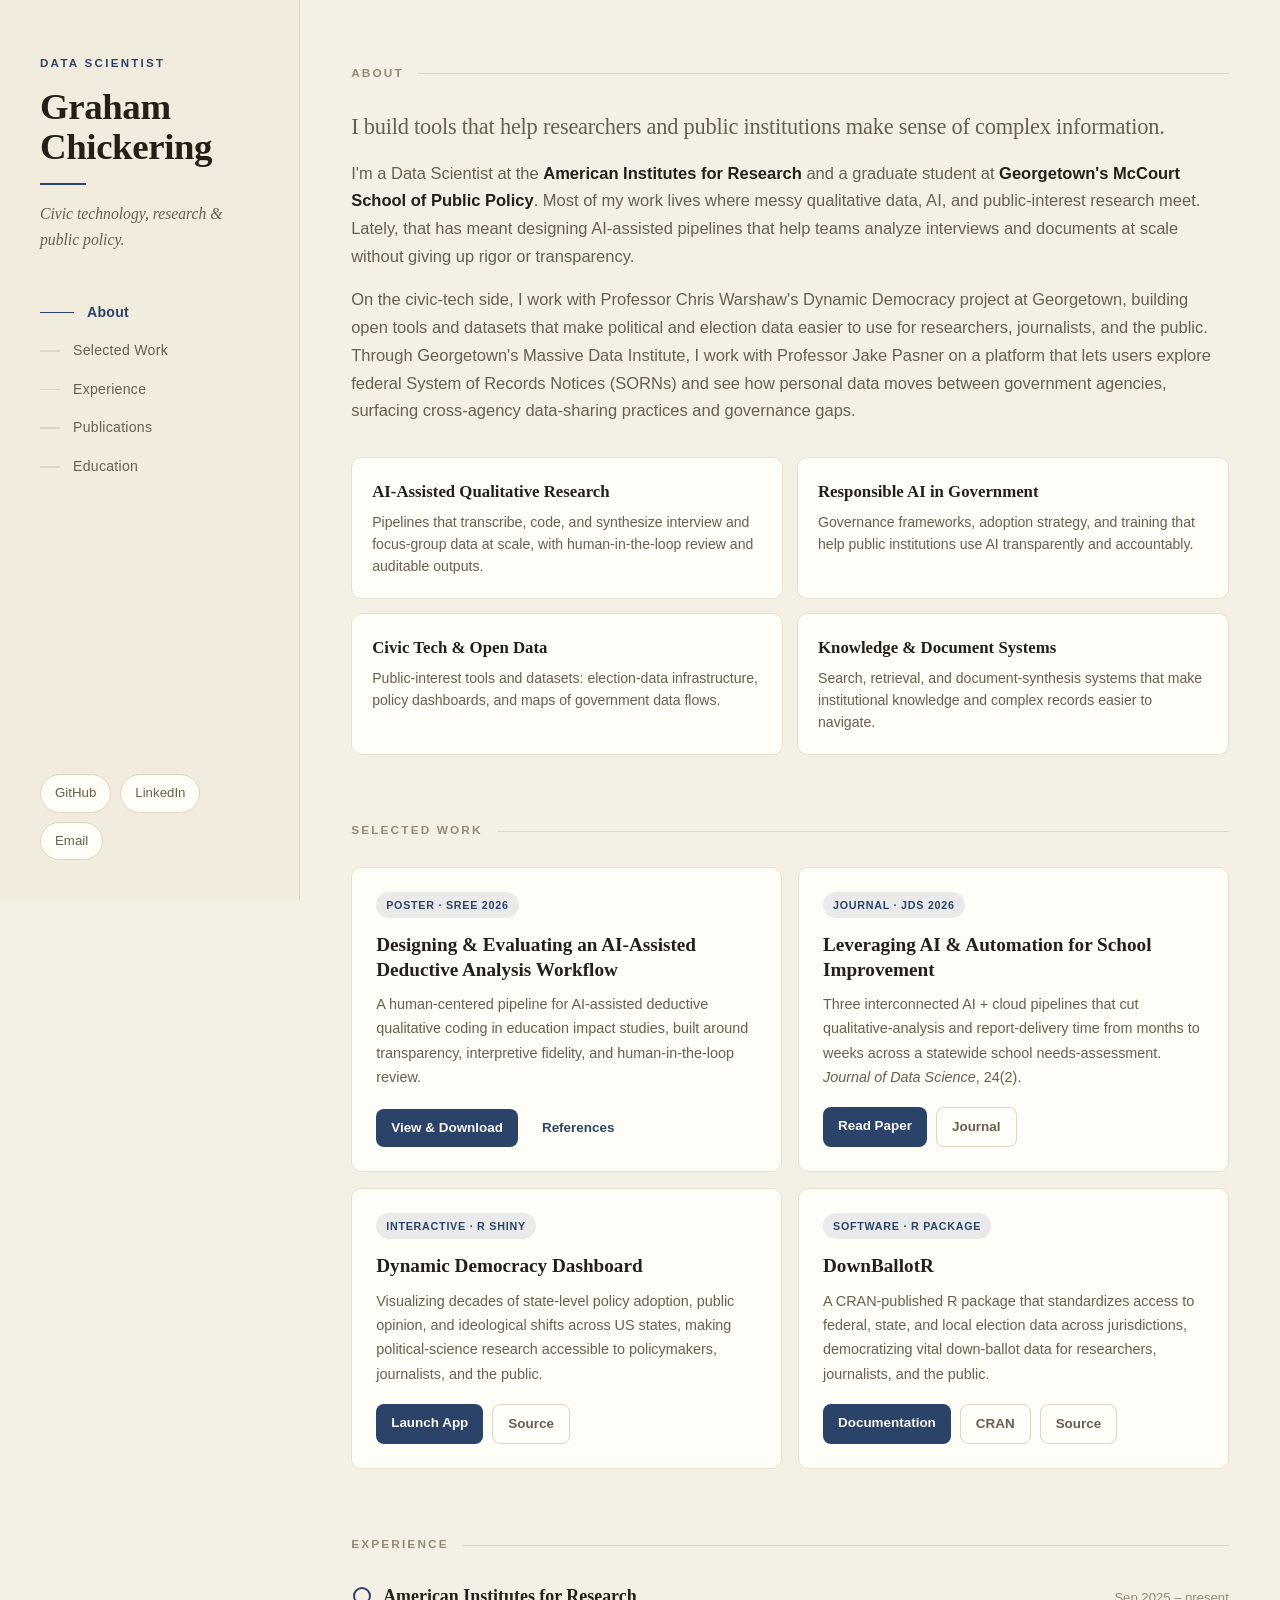
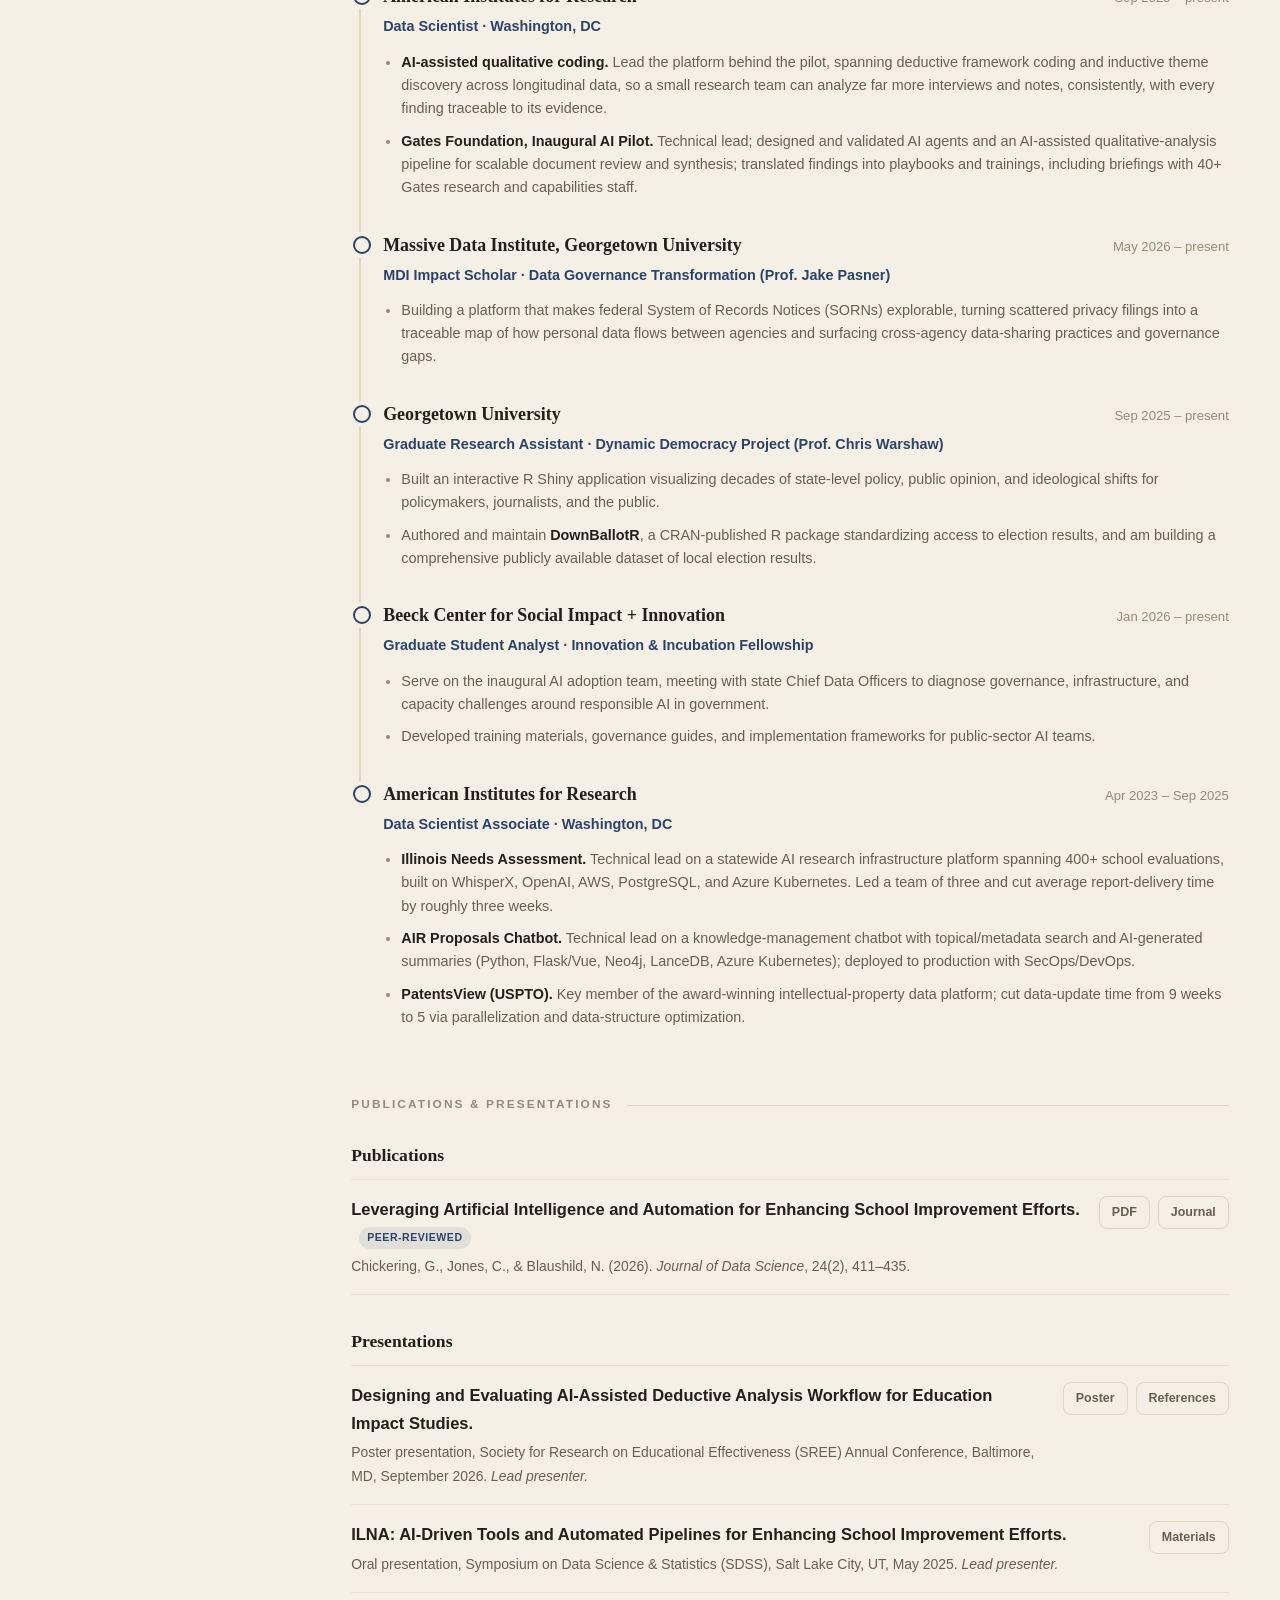
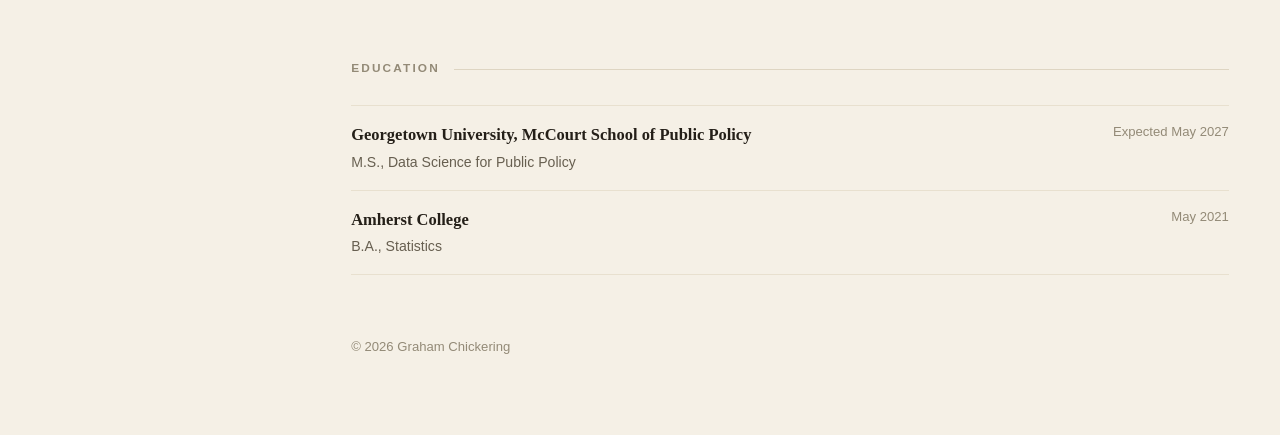
<file: index.html>
<!DOCTYPE html>
<html lang="en">
<head>
  <meta charset="utf-8">
  <meta name="viewport" content="width=device-width, initial-scale=1">
  <title>Graham Chickering</title>
  <meta name="description" content="Graham Chickering, Data Scientist working at the intersection of civic technology, research, and public policy.">
  <link rel="stylesheet" href="styles.css?v=5">
  <link rel="icon" href="data:image/svg+xml,<svg xmlns='http://www.w3.org/2000/svg' viewBox='0 0 100 100'><text y='.9em' font-size='90'>📊</text></svg>">
</head>
<body>

  <!-- =============== SIDEBAR =============== -->
  <aside class="sidebar">
    <div class="brand">
      <p class="eyebrow">Data Scientist</p>
      <h1>Graham<br>Chickering</h1>
      <p class="tagline">Civic technology, research &amp; public policy.</p>
    </div>

    <nav class="side-nav">
      <a href="#about"><span class="bar"></span>About</a>
      <a href="#work"><span class="bar"></span>Selected Work</a>
      <a href="#experience"><span class="bar"></span>Experience</a>
      <a href="#publications"><span class="bar"></span>Publications</a>
      <a href="#education"><span class="bar"></span>Education</a>
    </nav>

    <div class="contacts">
      <a href="https://github.com/gchickering21" target="_blank" rel="noopener">GitHub</a>
      <a href="https://www.linkedin.com/in/graham-chickering-8012ba193/" target="_blank" rel="noopener">LinkedIn</a>
      <a href="mailto:grahamchickering@gmail.com">Email</a>
    </div>
  </aside>

  <!-- =============== MAIN =============== -->
  <main>
    <div class="inner">

      <!-- ABOUT -->
      <section id="about" class="about">
        <h2 class="section-title">About</h2>
        <p class="lead">I build tools that help researchers and public institutions make sense of complex information.</p>
        <p>I'm a Data Scientist at the <strong>American Institutes for Research</strong> and a graduate student at <strong>Georgetown's McCourt School of Public Policy</strong>. Most of my work lives where messy qualitative data, AI, and public-interest research meet. Lately, that has meant designing AI-assisted pipelines that help teams analyze interviews and documents at scale without giving up rigor or transparency.</p>
        <p>On the civic-tech side, I work with Professor Chris Warshaw's Dynamic Democracy project at Georgetown, building open tools and datasets that make political and election data easier to use for researchers, journalists, and the public. Through Georgetown's Massive Data Institute, I work with Professor Jake Pasner on a platform that lets users explore federal System of Records Notices (SORNs) and see how personal data moves between government agencies, surfacing cross-agency data-sharing practices and governance gaps.</p>

        <div class="focus-grid">
          <div class="focus-item">
            <h3>AI-Assisted Qualitative Research</h3>
            <p>Pipelines that transcribe, code, and synthesize interview and focus-group data at scale, with human-in-the-loop review and auditable outputs.</p>
          </div>
          <div class="focus-item">
            <h3>Responsible AI in Government</h3>
            <p>Governance frameworks, adoption strategy, and training that help public institutions use AI transparently and accountably.</p>
          </div>
          <div class="focus-item">
            <h3>Civic Tech &amp; Open Data</h3>
            <p>Public-interest tools and datasets: election-data infrastructure, policy dashboards, and maps of government data flows.</p>
          </div>
          <div class="focus-item">
            <h3>Knowledge &amp; Document Systems</h3>
            <p>Search, retrieval, and document-synthesis systems that make institutional knowledge and complex records easier to navigate.</p>
          </div>
        </div>
      </section>

      <!-- SELECTED WORK -->
      <section id="work">
        <h2 class="section-title">Selected Work</h2>
        <div class="grid">

          <article class="card">
            <span class="badge">Poster · SREE 2026</span>
            <h3>Designing &amp; Evaluating an AI-Assisted Deductive Analysis Workflow</h3>
            <p>A human-centered pipeline for AI-assisted deductive qualitative coding in education impact studies, built around transparency, interpretive fidelity, and human-in-the-loop review.</p>
            <div class="actions">
              <a class="primary" href="sree.html">View &amp; Download</a>
              <a href="refs.html">References</a>
            </div>
          </article>

          <article class="card">
            <span class="badge">Journal · JDS 2026</span>
            <h3>Leveraging AI &amp; Automation for School Improvement</h3>
            <p>Three interconnected AI + cloud pipelines that cut qualitative-analysis and report-delivery time from months to weeks across a statewide school needs-assessment. <em>Journal of Data Science</em>, 24(2).</p>
            <div class="actions">
              <a class="primary" href="paper.html">Read Paper</a>
              <a class="ghost" href="https://jds-online.org/journal/JDS/article/1464/info" target="_blank" rel="noopener">Journal</a>
            </div>
          </article>

          <article class="card">
            <span class="badge">Interactive · R Shiny</span>
            <h3>Dynamic Democracy Dashboard</h3>
            <p>Visualizing decades of state-level policy adoption, public opinion, and ideological shifts across US states, making political-science research accessible to policymakers, journalists, and the public.</p>
            <div class="actions">
              <a class="primary" href="https://dynamicdemocracy.shinyapps.io/ShinyApp/" target="_blank" rel="noopener">Launch App</a>
              <a class="ghost" href="https://github.com/gchickering21/Dynamic_Democracy_ShinyApp" target="_blank" rel="noopener">Source</a>
            </div>
          </article>

          <article class="card">
            <span class="badge">Software · R package</span>
            <h3>DownBallotR</h3>
            <p>A CRAN-published R package that standardizes access to federal, state, and local election data across jurisdictions, democratizing vital down-ballot data for researchers, journalists, and the public.</p>
            <div class="actions">
              <a class="primary" href="https://gchickering21.github.io/DownBallotR/" target="_blank" rel="noopener">Documentation</a>
              <a class="ghost" href="https://cloud.r-project.org/web/packages/DownBallotR/index.html" target="_blank" rel="noopener">CRAN</a>
              <a class="ghost" href="https://github.com/gchickering21/DownBallotR" target="_blank" rel="noopener">Source</a>
            </div>
          </article>

        </div>
      </section>

      <!-- EXPERIENCE -->
      <section id="experience">
        <h2 class="section-title">Experience</h2>
        <div class="timeline">

          <div class="xp-item">
            <div class="xp-head">
              <span class="org">American Institutes for Research</span>
              <span class="dates">Sep 2025 – present</span>
            </div>
            <p class="xp-role">Data Scientist · Washington, DC</p>
            <ul>
              <li><span class="proj">AI-assisted qualitative coding.</span> Lead the platform behind the pilot, spanning deductive framework coding and inductive theme discovery across longitudinal data, so a small research team can analyze far more interviews and notes, consistently, with every finding traceable to its evidence.</li>
              <li><span class="proj">Gates Foundation, Inaugural AI Pilot.</span> Technical lead; designed and validated AI agents and an AI-assisted qualitative-analysis pipeline for scalable document review and synthesis; translated findings into playbooks and trainings, including briefings with 40+ Gates research and capabilities staff.</li>
            </ul>
          </div>

          <div class="xp-item">
            <div class="xp-head">
              <span class="org">Massive Data Institute, Georgetown University</span>
              <span class="dates">May 2026 – present</span>
            </div>
            <p class="xp-role">MDI Impact Scholar · <a href="https://mdi.georgetown.edu/dgt/" target="_blank" rel="noopener">Data Governance Transformation</a> (Prof. Jake Pasner)</p>
            <ul>
              <li>Building a platform that makes federal System of Records Notices (SORNs) explorable, turning scattered privacy filings into a traceable map of how personal data flows between agencies and surfacing cross-agency data-sharing practices and governance gaps.</li>
            </ul>
          </div>

          <div class="xp-item">
            <div class="xp-head">
              <span class="org">Georgetown University</span>
              <span class="dates">Sep 2025 – present</span>
            </div>
            <p class="xp-role">Graduate Research Assistant · Dynamic Democracy Project (Prof. Chris Warshaw)</p>
            <ul>
              <li>Built an interactive R Shiny application visualizing decades of state-level policy, public opinion, and ideological shifts for policymakers, journalists, and the public.</li>
              <li>Authored and maintain <span class="proj">DownBallotR</span>, a CRAN-published R package standardizing access to election results, and am building a comprehensive publicly available dataset of local election results.</li>
            </ul>
          </div>

          <div class="xp-item">
            <div class="xp-head">
              <span class="org">Beeck Center for Social Impact + Innovation</span>
              <span class="dates">Jan 2026 – present</span>
            </div>
            <p class="xp-role">Graduate Student Analyst · <a href="https://beeckcenter.georgetown.edu/projects/innovation-incubation-fellowship/" target="_blank" rel="noopener">Innovation &amp; Incubation Fellowship</a></p>
            <ul>
              <li>Serve on the inaugural AI adoption team, meeting with state Chief Data Officers to diagnose governance, infrastructure, and capacity challenges around responsible AI in government.</li>
              <li>Developed training materials, governance guides, and implementation frameworks for public-sector AI teams.</li>
            </ul>
          </div>

          <div class="xp-item">
            <div class="xp-head">
              <span class="org">American Institutes for Research</span>
              <span class="dates">Apr 2023 – Sep 2025</span>
            </div>
            <p class="xp-role">Data Scientist Associate · Washington, DC</p>
            <ul>
              <li><span class="proj">Illinois Needs Assessment.</span> Technical lead on a statewide AI research infrastructure platform spanning 400+ school evaluations, built on WhisperX, OpenAI, AWS, PostgreSQL, and Azure Kubernetes. Led a team of three and cut average report-delivery time by roughly three weeks.</li>
              <li><span class="proj">AIR Proposals Chatbot.</span> Technical lead on a knowledge-management chatbot with topical/metadata search and AI-generated summaries (Python, Flask/Vue, Neo4j, LanceDB, Azure Kubernetes); deployed to production with SecOps/DevOps.</li>
              <li><span class="proj">PatentsView (USPTO).</span> Key member of the award-winning intellectual-property data platform; cut data-update time from 9 weeks to 5 via parallelization and data-structure optimization.</li>
            </ul>
          </div>

        </div>
      </section>

      <!-- PUBLICATIONS -->
      <section id="publications">
        <h2 class="section-title">Publications &amp; Presentations</h2>

        <div class="pub-group">
          <h3>Publications</h3>

          <div class="pub">
            <div class="cite">
              <p class="cite"><span class="title">Leveraging Artificial Intelligence and Automation for Enhancing School Improvement Efforts.</span><span class="status">Peer-reviewed</span></p>
              <p class="venue">Chickering, G., Jones, C., &amp; Blaushild, N. (2026). <em>Journal of Data Science</em>, 24(2), 411–435.</p>
            </div>
            <div class="pub-links">
              <a href="paper.html">PDF</a>
              <a href="https://jds-online.org/journal/JDS/article/1464/info" target="_blank" rel="noopener">Journal</a>
            </div>
          </div>
        </div>

        <div class="pub-group">
          <h3>Presentations</h3>

          <div class="pub">
            <div class="cite">
              <p class="cite"><span class="title">Designing and Evaluating AI-Assisted Deductive Analysis Workflow for Education Impact Studies.</span></p>
              <p class="venue">Poster presentation, Society for Research on Educational Effectiveness (SREE) Annual Conference, Baltimore, MD, September 2026. <em>Lead presenter.</em></p>
            </div>
            <div class="pub-links">
              <a href="sree.html">Poster</a>
              <a href="refs.html">References</a>
            </div>
          </div>

          <div class="pub">
            <div class="cite">
              <p class="cite"><span class="title">ILNA: AI-Driven Tools and Automated Pipelines for Enhancing School Improvement Efforts.</span></p>
              <p class="venue">Oral presentation, Symposium on Data Science &amp; Statistics (SDSS), Salt Lake City, UT, May 2025. <em>Lead presenter.</em></p>
            </div>
            <div class="pub-links">
              <a href="https://github.com/gchickering21/SDSS2025_materials" target="_blank" rel="noopener">Materials</a>
            </div>
          </div>
        </div>
      </section>

      <!-- EDUCATION -->
      <section id="education">
        <h2 class="section-title">Education</h2>
        <div class="edu-item">
          <div>
            <div class="school">Georgetown University, McCourt School of Public Policy</div>
            <div class="deg">M.S., Data Science for Public Policy</div>
          </div>
          <span class="dates">Expected May 2027</span>
        </div>
        <div class="edu-item">
          <div>
            <div class="school">Amherst College</div>
            <div class="deg">B.A., Statistics</div>
          </div>
          <span class="dates">May 2021</span>
        </div>
      </section>

      <footer>
        <p>&copy; <span id="yr">2026</span> Graham Chickering</p>
      </footer>

    </div>
  </main>

  <script>
    document.getElementById('yr').textContent = new Date().getFullYear();

    // Scroll-spy: highlight the sidebar link for the section in view
    const links = [...document.querySelectorAll('.side-nav a')];
    const map = new Map(links.map(a => [a.getAttribute('href').slice(1), a]));
    const spy = new IntersectionObserver((entries) => {
      entries.forEach(e => {
        if (e.isIntersecting) {
          links.forEach(a => a.classList.remove('active'));
          map.get(e.target.id)?.classList.add('active');
        }
      });
    }, { rootMargin: '-45% 0px -50% 0px', threshold: 0 });
    document.querySelectorAll('main section[id]').forEach(s => spy.observe(s));
  </script>
</body>
</html>
</file>
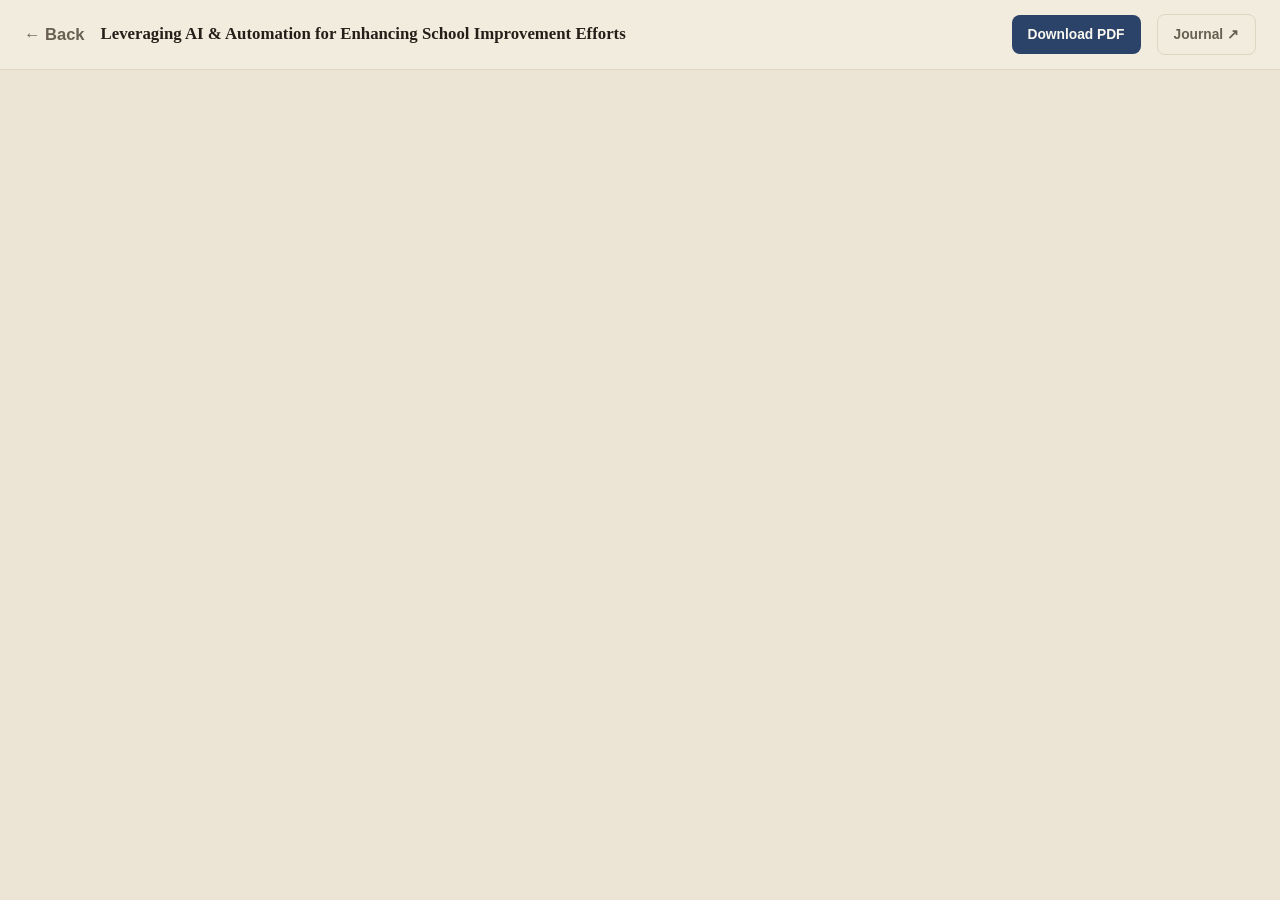
<file: paper.html>
<!DOCTYPE html>
<html lang="en">
<head>
  <meta charset="utf-8">
  <meta name="viewport" content="width=device-width, initial-scale=1">
  <title>Leveraging AI &amp; Automation for School Improvement · Graham Chickering</title>
  <link rel="stylesheet" href="styles.css?v=5">
  <link rel="icon" href="data:image/svg+xml,<svg xmlns='http://www.w3.org/2000/svg' viewBox='0 0 100 100'><text y='.9em' font-size='90'>📊</text></svg>">
</head>
<body class="viewer">
  <div class="viewer-bar">
    <a class="back" href="index.html">&larr; Back</a>
    <h1>Leveraging AI &amp; Automation for Enhancing School Improvement Efforts</h1>
    <a class="dl" href="assets/paper.pdf" download>Download PDF</a>
    <a class="dl alt" href="https://jds-online.org/journal/JDS/article/1464/info" target="_blank" rel="noopener">Journal &#8599;</a>
  </div>
  <iframe class="pdf-frame" src="assets/paper.pdf#view=FitH" title="Leveraging AI and Automation for Enhancing School Improvement Efforts — Journal of Data Science"></iframe>
  <noscript class="pdf-fallback">
    Your browser can't display the embedded PDF. <a href="assets/paper.pdf">Open it directly.</a>
  </noscript>
</body>
</html>
</file>
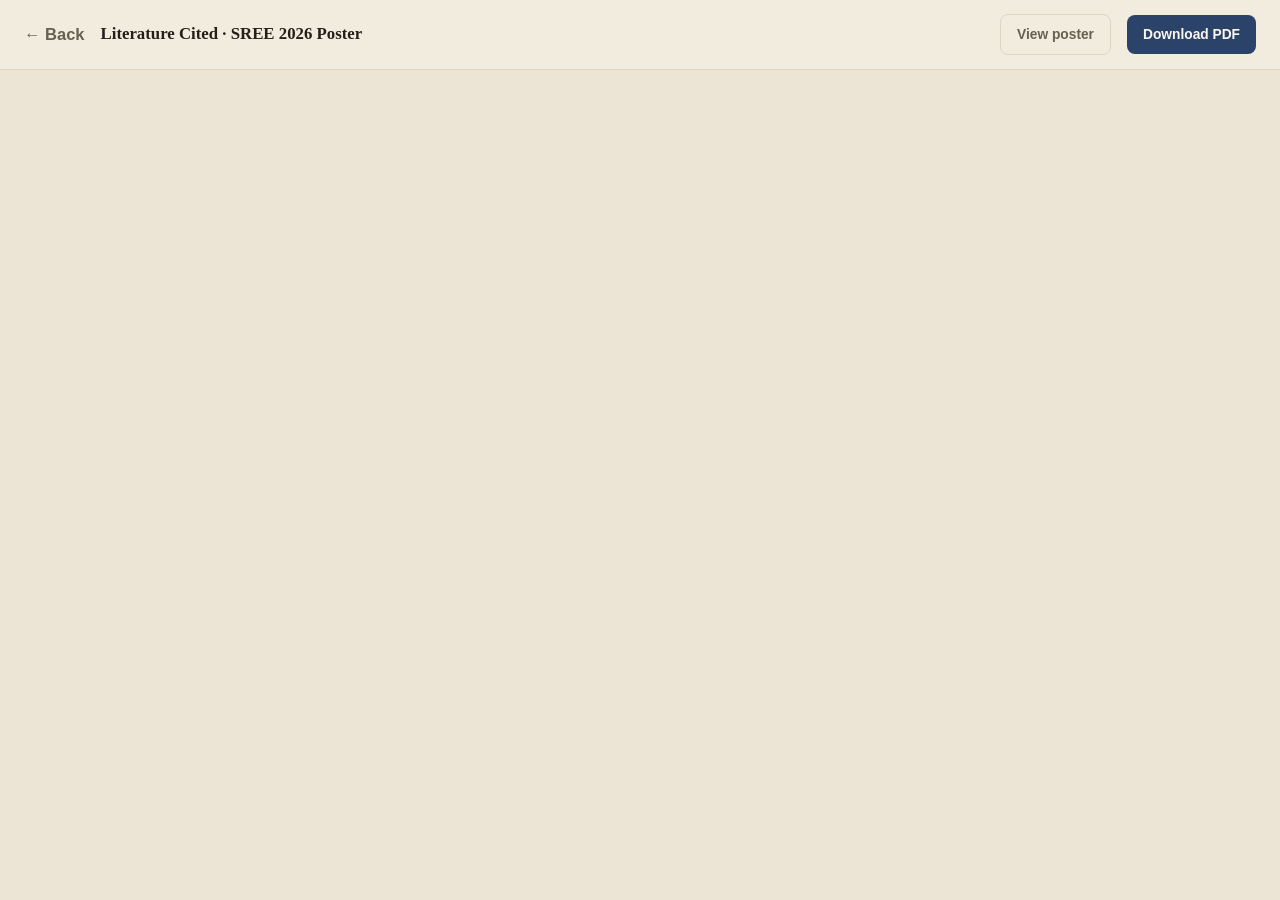
<file: refs.html>
<!DOCTYPE html>
<html lang="en">
<head>
  <meta charset="utf-8">
  <meta name="viewport" content="width=device-width, initial-scale=1">
  <title>SREE 2026 References · Graham Chickering</title>
  <link rel="stylesheet" href="styles.css?v=5">
  <link rel="icon" href="data:image/svg+xml,<svg xmlns='http://www.w3.org/2000/svg' viewBox='0 0 100 100'><text y='.9em' font-size='90'>📚</text></svg>">
  <style>
    /* Mobile browsers render iframed PDFs poorly (iOS Safari shows page 1
       only; Android Chrome often shows nothing), so small screens get a
       direct link instead of the embed. */
    .pdf-card { display: none; }

    @media (max-width: 820px) {
      .pdf-frame { display: none; }
      .pdf-card {
        display: block;
        flex: 1;
        min-width: 0;
        padding: 34px 18px 48px;
        background: var(--surface-2);
      }
      .pdf-card .inner {
        box-sizing: border-box;
        width: 100%;
        max-width: 26rem;
        margin: 0 auto;
        background: var(--surface);
        border: 1px solid var(--border);
        border-radius: var(--radius);
        padding: 26px 20px 24px;
        text-align: center;
      }
      /* The shared bar sets h1 min-width:200px, which overflows narrow phones. */
      .viewer-bar { padding: 12px 16px; gap: 12px; }
      .viewer-bar h1 { min-width: 0; font-size: 1rem; }
      .pdf-card h2 {
        font-family: var(--serif);
        font-size: 1.25rem;
        font-weight: 600;
        color: var(--text);
        margin: 0 0 8px;
      }
      .pdf-card p {
        color: var(--text-muted);
        font-size: .95rem;
        line-height: 1.55;
        margin: 0 0 20px;
      }
      .pdf-card .open {
        display: block;
        background: var(--accent);
        color: #fbf8f1;
        font-weight: 600;
        padding: 14px 18px;
        border-radius: var(--radius);
        text-decoration: none;
      }
      .pdf-card .open:hover { filter: brightness(1.12); text-decoration: none; }
      .pdf-card .secondary {
        display: inline-block;
        margin-top: 16px;
        color: var(--text-muted);
        font-size: .9rem;
      }
      .viewer-bar a.dl.alt { display: none; }
    }
  </style>
</head>
<body class="viewer">
  <div class="viewer-bar">
    <a class="back" href="index.html">&larr; Back</a>
    <h1>Literature Cited &middot; SREE 2026 Poster</h1>
    <a class="dl alt" href="sree.html">View poster</a>
    <a class="dl" href="assets/sree-2026-references.pdf" download>Download PDF</a>
  </div>

  <iframe class="pdf-frame" src="assets/sree-2026-references.pdf#view=FitH" title="Literature Cited — Designing and Evaluating an AI-Assisted Deductive Analysis Workflow, SREE 2026"></iframe>

  <div class="pdf-card">
    <div class="inner">
      <h2>Literature Cited</h2>
      <p>The 27 references behind the SREE 2026 poster
        <em>Designing and Evaluating an AI-Assisted Deductive Analysis Workflow</em>,
        formatted in APA 7.</p>
      <a class="open" href="assets/sree-2026-references.pdf">Open the reference list</a>
      <a class="secondary" href="sree.html">View the poster instead &rarr;</a>
    </div>
  </div>

  <noscript class="pdf-fallback">
    Your browser can't display the embedded PDF. <a href="assets/sree-2026-references.pdf">Open it directly.</a>
  </noscript>
</body>
</html>
</file>
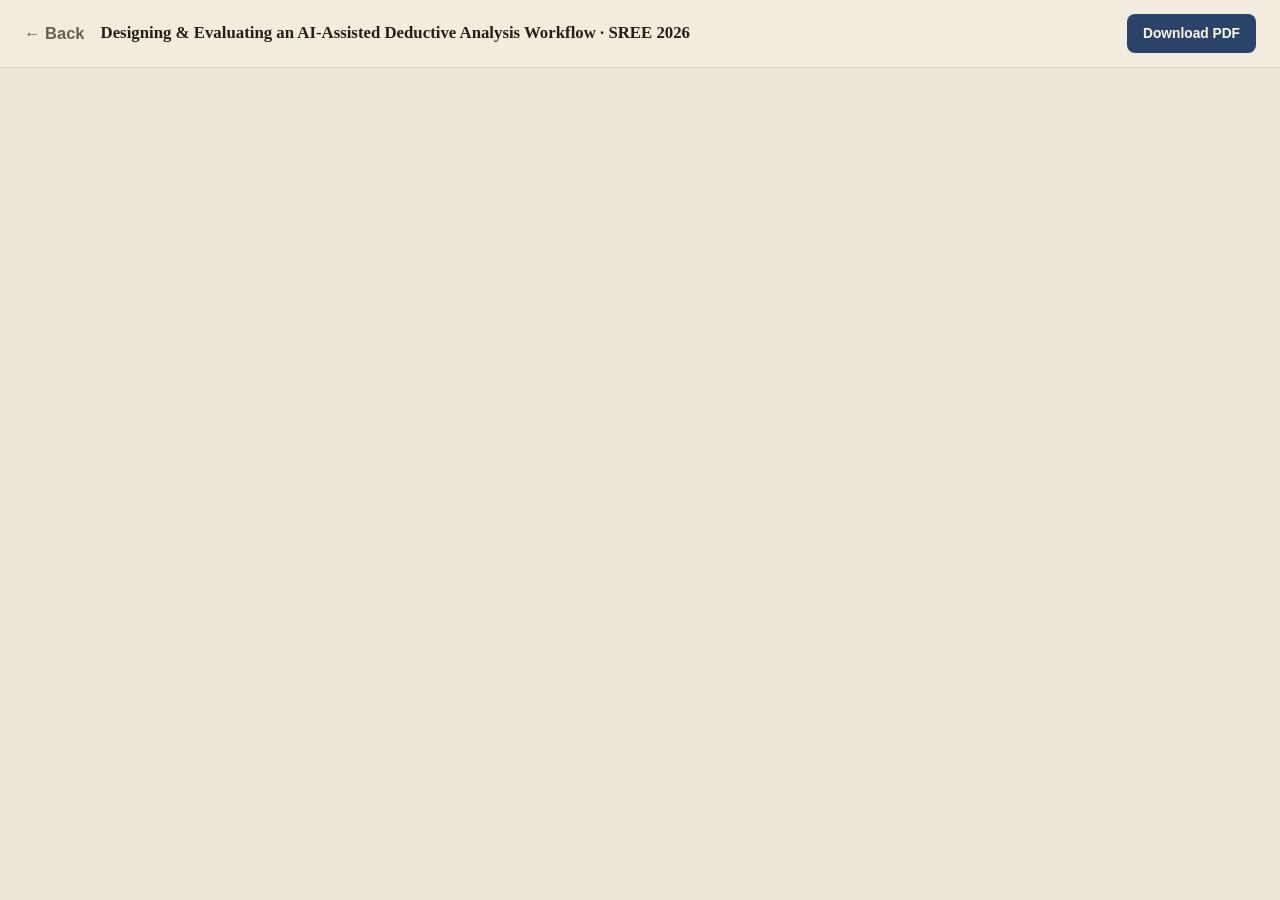
<file: sree.html>
<!DOCTYPE html>
<html lang="en">
<head>
  <meta charset="utf-8">
  <meta name="viewport" content="width=device-width, initial-scale=1">
  <title>SREE 2026 · Graham Chickering</title>
  <link rel="stylesheet" href="styles.css?v=5">
  <link rel="icon" href="data:image/svg+xml,<svg xmlns='http://www.w3.org/2000/svg' viewBox='0 0 100 100'><text y='.9em' font-size='90'>📊</text></svg>">
</head>
<body class="viewer">
  <div class="viewer-bar">
    <a class="back" href="index.html">&larr; Back</a>
    <h1>Designing &amp; Evaluating an AI-Assisted Deductive Analysis Workflow &middot; SREE 2026</h1>
    <a class="dl" href="assets/sree-2026.pdf" download>Download PDF</a>
  </div>
  <iframe class="pdf-frame" src="assets/sree-2026.pdf#view=FitH" title="SREE 2026 Poster — Designing and Evaluating an AI-Assisted Deductive Analysis Workflow"></iframe>
  <noscript class="pdf-fallback">
    Your browser can't display the embedded PDF. <a href="assets/sree-2026.pdf">Open it directly.</a>
  </noscript>
</body>
</html>
</file>
<file: styles.css>
/* =======================================================================
   Graham Chickering — personal site
   Warm academic · fixed sidebar · serif display + sans body
   ======================================================================= */

:root {
  --bg: #f5f0e6;                /* warm paper */
  --surface: #fffdf8;           /* ivory card */
  --surface-2: #ece5d6;
  --border: #ded5c2;
  --border-soft: #e8e0cf;
  --text: #241f18;              /* dark ink */
  --text-muted: #675f50;
  --text-dim: #938a77;
  --accent: #2b4368;            /* navy ink */
  --accent-ink: #223a5c;
  --accent-soft: rgba(43, 67, 104, .10);
  --sidebar-w: 300px;
  --radius: 10px;
  --maxw: 1000px;
  --serif: "Iowan Old Style", "Palatino Linotype", Palatino, Georgia, Cambria, "Times New Roman", serif;
  --sans: "Inter", -apple-system, BlinkMacSystemFont, "Segoe UI", Roboto, Helvetica, Arial, sans-serif;
}

* { box-sizing: border-box; }
html { -webkit-text-size-adjust: 100%; scroll-behavior: smooth; }
body {
  margin: 0;
  font-family: var(--sans);
  background: var(--bg);
  color: var(--text);
  line-height: 1.68;
  font-size: 16.5px;
  -webkit-font-smoothing: antialiased;
}
a { color: var(--accent); text-decoration: none; }
a:hover { color: var(--accent-ink); text-decoration: underline; text-underline-offset: 2px; }
::selection { background: var(--accent-soft); color: var(--accent-ink); }

/* ---- Layout ----------------------------------------------------------- */
.sidebar {
  position: fixed; top: 0; left: 0; z-index: 10;
  width: var(--sidebar-w); height: 100vh;
  padding: 54px 40px 40px;
  display: flex; flex-direction: column;
  border-right: 1px solid var(--border);
  background: #f2ecdf;
  overflow-y: auto;
}
main {
  margin-left: var(--sidebar-w);
  padding: 64px clamp(24px, 4vw, 60px);
}
.inner { max-width: var(--maxw); margin: 0 auto; }

/* ---- Sidebar ---------------------------------------------------------- */
.brand { margin-bottom: 34px; }
.eyebrow {
  font-size: .72rem; letter-spacing: .2em; text-transform: uppercase;
  color: var(--accent); font-weight: 600; margin: 0 0 14px;
}
.brand h1 {
  font-family: var(--serif); font-weight: 600;
  font-size: 2.3rem; line-height: 1.08; margin: 0 0 16px; letter-spacing: -.01em;
  color: var(--text);
}
.brand h1::after {
  content: ""; display: block; width: 46px; height: 2px;
  background: var(--accent); margin: 16px 0 0;
}
.brand .tagline { color: var(--text-muted); font-size: .98rem; margin: 0; font-family: var(--serif); font-style: italic; }

nav.side-nav { margin: 6px 0 30px; display: flex; flex-direction: column; gap: 1px; }
nav.side-nav a {
  display: flex; align-items: center; gap: 13px;
  color: var(--text-muted); font-size: .88rem; font-weight: 500;
  padding: 7px 0; letter-spacing: .02em; transition: color .18s;
}
nav.side-nav a:hover { color: var(--text); text-decoration: none; }
nav.side-nav a .bar { width: 20px; height: 1.5px; background: var(--border); transition: all .18s; }
nav.side-nav a:hover .bar { background: var(--text-muted); width: 28px; }
nav.side-nav a.active { color: var(--accent); font-weight: 600; }
nav.side-nav a.active .bar { background: var(--accent); width: 34px; }

.contacts { margin-top: auto; padding-top: 26px; display: flex; flex-wrap: wrap; gap: 9px; }
.contacts a {
  display: inline-flex; align-items: center; gap: 7px;
  padding: 7px 14px; border: 1px solid var(--border); border-radius: 999px;
  color: var(--text-muted); font-size: .83rem; font-weight: 500; transition: all .18s; background: var(--surface);
}
.contacts a:hover { color: var(--accent); border-color: var(--accent); text-decoration: none; }

/* ---- Sections --------------------------------------------------------- */
section { margin-bottom: 66px; scroll-margin-top: 40px; }
section:last-of-type { margin-bottom: 40px; }
.section-title {
  font-size: .74rem; letter-spacing: .18em; text-transform: uppercase;
  color: var(--text-dim); font-weight: 700; margin: 0 0 26px;
  display: flex; align-items: center; gap: 14px;
}
.section-title::after { content: ""; flex: 1; height: 1px; background: var(--border); }

.lead {
  font-family: var(--serif); font-size: 1.4rem; line-height: 1.5; color: var(--text);
  margin: 0 0 22px; letter-spacing: -.01em;
}
.about p { color: var(--text-muted); margin: 0 0 16px; }
.about p strong { color: var(--text); font-weight: 600; }

/* ---- Focus areas ------------------------------------------------------ */
.focus-grid { display: grid; grid-template-columns: repeat(2, 1fr); gap: 14px; margin-top: 32px; }
@media (max-width: 560px) { .focus-grid { grid-template-columns: 1fr; } }
.focus-item {
  padding: 20px; border: 1px solid var(--border-soft); border-radius: var(--radius);
  background: var(--surface); transition: border-color .18s, transform .18s;
}
.focus-item:hover { border-color: var(--accent); transform: translateY(-2px); }
.focus-item h3 { font-family: var(--serif); margin: 0 0 6px; font-size: 1.05rem; color: var(--text); font-weight: 600; }
.focus-item p { margin: 0; color: var(--text-muted); font-size: .88rem; line-height: 1.56; }

/* ---- Work cards ------------------------------------------------------- */
.grid { display: grid; grid-template-columns: repeat(2, 1fr); gap: 16px; }
@media (max-width: 620px) { .grid { grid-template-columns: 1fr; } }
.card {
  position: relative; background: var(--surface); border: 1px solid var(--border-soft);
  border-radius: var(--radius); padding: 24px; display: flex; flex-direction: column;
  transition: border-color .18s, transform .18s, box-shadow .18s;
}
.card:hover { border-color: var(--accent); transform: translateY(-2px); box-shadow: 0 12px 30px rgba(60,45,20,.08); }
.card .badge {
  align-self: flex-start; font-size: .67rem; font-weight: 700; letter-spacing: .07em;
  text-transform: uppercase; color: var(--accent); background: var(--accent-soft);
  padding: 4px 10px; border-radius: 999px; margin-bottom: 15px;
}
.card h3 { font-family: var(--serif); margin: 0 0 10px; font-size: 1.2rem; line-height: 1.28; color: var(--text); font-weight: 600; }
.card p { margin: 0 0 18px; color: var(--text-muted); font-size: .9rem; flex: 1; }
.card .actions { display: flex; flex-wrap: wrap; gap: 9px; }
.card .actions a { font-size: .84rem; font-weight: 600; padding: 8px 15px; border-radius: 8px; transition: all .15s; }
.card .actions a.primary { background: var(--accent); color: #fbf8f1; }
.card .actions a.primary:hover { filter: brightness(1.12); color: #fbf8f1; text-decoration: none; }
.card .actions a.ghost { border: 1px solid var(--border); color: var(--text-muted); }
.card .actions a.ghost:hover { border-color: var(--accent); color: var(--accent); text-decoration: none; }
.card.pending { border-style: dashed; border-color: var(--border); }
.card.pending .badge { background: var(--surface-2); color: var(--text-dim); }
.card code { background: var(--surface-2); padding: 1px 6px; border-radius: 5px; font-size: .82em; color: var(--accent-ink); }

/* ---- Experience timeline ---------------------------------------------- */
.xp-item { position: relative; padding: 0 0 30px 32px; }
.xp-item:last-child { padding-bottom: 0; }
.xp-item::before { content: ""; position: absolute; left: 8px; top: 8px; bottom: -6px; width: 2px; background: var(--border); }
.xp-item:last-child::before { display: none; }
.xp-item::after {
  content: ""; position: absolute; left: 2px; top: 6px; width: 14px; height: 14px; border-radius: 50%;
  background: var(--bg); border: 2px solid var(--accent); box-shadow: 0 0 0 4px var(--bg);
}
.xp-head { display: flex; justify-content: space-between; gap: 14px; flex-wrap: wrap; align-items: baseline; }
.xp-head .org { font-family: var(--serif); font-weight: 600; font-size: 1.12rem; color: var(--text); }
.xp-head .dates { color: var(--text-dim); font-size: .82rem; white-space: nowrap; }
.xp-role { color: var(--accent); font-weight: 600; margin: 3px 0 12px; font-size: .9rem; }
.xp-item ul { margin: 0; padding-left: 1.1em; }
.xp-item li { margin: 0 0 9px; font-size: .9rem; color: var(--text-muted); line-height: 1.62; }
.xp-item li::marker { color: var(--text-dim); }
.xp-item li:last-child { margin-bottom: 0; }
.xp-item li .proj { font-weight: 600; color: var(--text); }

/* ---- Publications ----------------------------------------------------- */
.pub-group { margin-bottom: 32px; }
.pub-group:last-child { margin-bottom: 0; }
.pub-group h3 { font-family: var(--serif); font-size: 1.1rem; margin: 0 0 8px; color: var(--text); font-weight: 600; }
.pub {
  padding: 16px 0; border-top: 1px solid var(--border-soft);
  display: grid; grid-template-columns: 1fr auto; gap: 6px 18px; align-items: start;
}
.pub:last-child { border-bottom: 1px solid var(--border-soft); }
.pub .cite { margin: 0; }
.pub .cite .title { font-weight: 600; color: var(--text); }
.pub .venue { color: var(--text-muted); font-size: .87rem; margin: 4px 0 0; }
.pub .status {
  display: inline-block; font-size: .66rem; font-weight: 700; letter-spacing: .05em;
  text-transform: uppercase; color: var(--accent); background: var(--accent-soft);
  padding: 2px 8px; border-radius: 999px; margin-left: 8px; vertical-align: middle;
}
.pub .pub-links { display: flex; flex-wrap: wrap; gap: 8px; justify-self: end; }
.pub .pub-links a {
  font-size: .78rem; font-weight: 600; padding: 5px 12px; border-radius: 8px;
  border: 1px solid var(--border); color: var(--text-muted); white-space: nowrap; transition: all .15s;
}
.pub .pub-links a:hover { border-color: var(--accent); color: var(--accent); text-decoration: none; }
@media (max-width: 600px) { .pub { grid-template-columns: 1fr; } .pub .pub-links { justify-self: start; } }

/* ---- Education -------------------------------------------------------- */
.edu-item {
  display: flex; justify-content: space-between; gap: 16px; flex-wrap: wrap;
  padding: 15px 0; border-top: 1px solid var(--border-soft);
}
.edu-item:last-of-type { border-bottom: 1px solid var(--border-soft); }
.edu-item .school { font-family: var(--serif); font-weight: 600; color: var(--text); font-size: 1.03rem; }
.edu-item .deg { color: var(--text-muted); font-size: .88rem; margin-top: 2px; }
.edu-item .dates { color: var(--text-dim); font-size: .82rem; white-space: nowrap; }
.honors { margin: 16px 0 0; color: var(--text-dim); font-size: .85rem; }

footer { color: var(--text-dim); font-size: .82rem; padding-top: 8px; }

/* ---- Responsive: collapse sidebar to top ------------------------------ */
@media (max-width: 900px) {
  .sidebar {
    position: static; width: 100%; height: auto; overflow: visible;
    padding: 40px 28px 26px; border-right: 0; border-bottom: 1px solid var(--border);
  }
  main { margin-left: 0; padding: 44px 28px; }
  .contacts { margin-top: 24px; }
  nav.side-nav { flex-flow: row wrap; gap: 6px 18px; margin-bottom: 6px; }
  nav.side-nav a .bar { display: none; }
  nav.side-nav a { padding: 4px 0; }
}

/* ---- PDF viewer pages ------------------------------------------------- */
body.viewer { display: flex; flex-direction: column; min-height: 100vh; }
.viewer-bar {
  display: flex; align-items: center; gap: 16px; flex-wrap: wrap;
  padding: 14px 24px; border-bottom: 1px solid var(--border); background: #f2ecdf;
}
.viewer-bar .back { font-weight: 600; color: var(--text-muted); }
.viewer-bar .back:hover { color: var(--accent); text-decoration: none; }
.viewer-bar h1 { font-family: var(--serif); font-size: 1.05rem; margin: 0; font-weight: 600; color: var(--text); flex: 1; min-width: 200px; }
.viewer-bar a.dl {
  background: var(--accent); color: #fbf8f1; padding: 8px 16px; border-radius: 8px;
  font-weight: 600; font-size: .86rem;
}
.viewer-bar a.dl:hover { filter: brightness(1.12); color: #fbf8f1; text-decoration: none; }
.viewer-bar a.dl.alt { background: transparent; border: 1px solid var(--border); color: var(--text-muted); }
.viewer-bar a.dl.alt:hover { border-color: var(--accent); color: var(--accent); filter: none; }
.pdf-frame { flex: 1; border: 0; width: 100%; min-height: 82vh; background: var(--surface-2); }
.pdf-fallback { padding: 40px 22px; text-align: center; color: var(--text-muted); }
</file>
